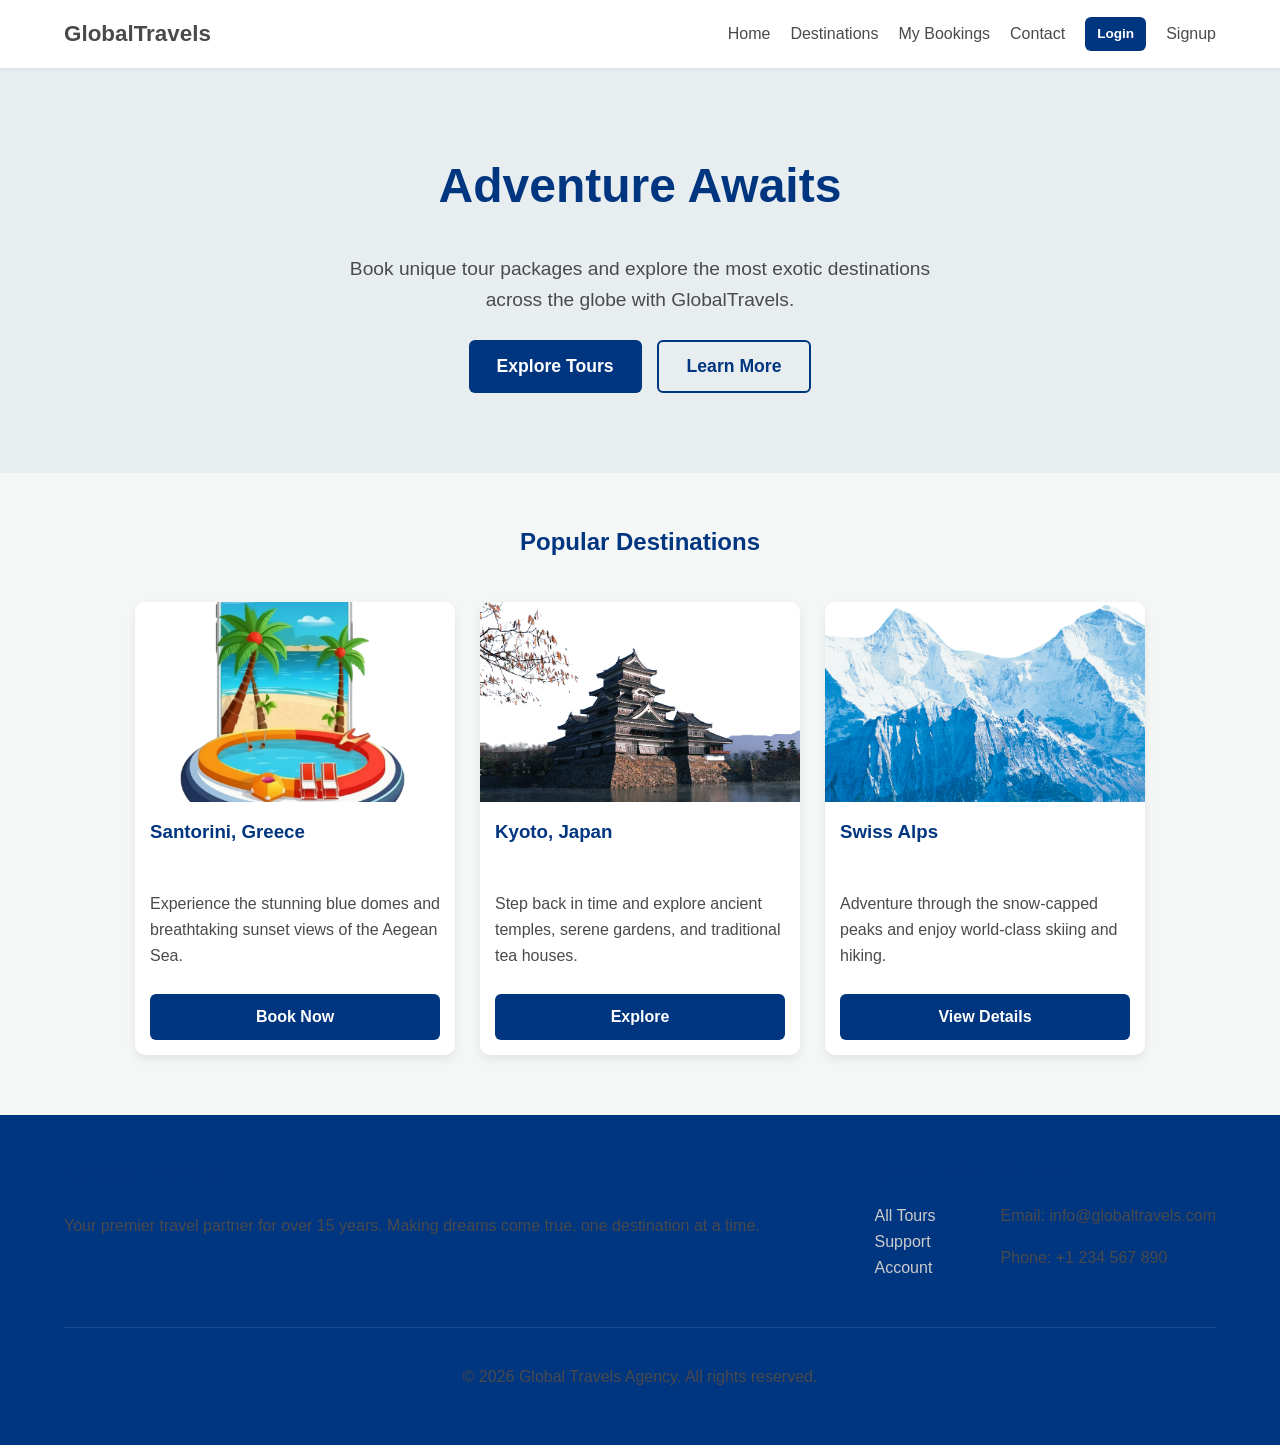
<file: index.html>
<!DOCTYPE html>
<html lang="en">
<head>
    <meta charset="UTF-8">
    <meta name="viewport" content="width=device-width, initial-scale=1.0">
    <title>Global Travels | Explore the World</title>
    <link rel="stylesheet" href="cssFile/globalStyles.css">
</head>
<body>

    <nav>
        <a href="index.html">GlobalTravels</a>
        
        <button class="menu-toggle" onclick="toggleMenu()">
            <span style="width: 25px; height: 3px; background: var(--brand-primary-color); display: block;"></span>
            <span style="width: 25px; height: 3px; background: var(--brand-primary-color); display: block; margin: 4px 0;"></span>
            <span style="width: 25px; height: 3px; background: var(--brand-primary-color); display: block;"></span>
        </button>

        <ul id="nav-menu">
            <li><a href="index.html">Home</a></li>
            <li><a href="pages/services.html">Destinations</a></li>
            <li><a href="pages/dashboard.html">My Bookings</a></li>
            <li><a href="pages/contact.html">Contact</a></li>
            <li><a href="pages/login.html" class="link-button sm-button">Login</a></li>
            <li><a href="pages/signup.html">Signup</a></li>
        </ul>
    </nav>

    <header style="display: flex; flex-direction: column; align-items: center; justify-content: center; text-align: center; padding: 80px 20px; background: linear-gradient(rgba(0,53,128,0.05), rgba(0,53,128,0.05));">
        <h1 style="font-size: 3rem; margin-bottom: 10px;">Adventure Awaits</h1>
        <p style="font-size: 1.2rem; max-width: 600px; margin-bottom: 25px;">Book unique tour packages and explore the most exotic destinations across the globe with GlobalTravels.</p>
        <div style="display: flex; gap: 15px;">
            <button class="lg-button">Explore Tours</button>
            <button class="lg-button border-button">Learn More</button>
        </div>
    </header>

    <section>
        <h2 style="text-align: center; margin-top: 50px;">Popular Destinations</h2>
        <div class="card-container">
            
            <div class="card">
                <img src="sources/DestinationOne.PNG.png" alt="Destination One" style="height: 200px; object-fit: cover;">
                <div class="card-content">
                    <h3>Santorini, Greece</h3>
                    <p>Experience the stunning blue domes and breathtaking sunset views of the Aegean Sea.</p>
                    <a href="pages/services.html" class="link-button">Book Now</a>
                </div>
            </div>

            <div class="card">
                <img src="sources/DestinationTwo.PNG.png" alt="Destination Two" style="height: 200px; object-fit: cover;">
                <div class="card-content">
                    <h3>Kyoto, Japan</h3>
                    <p>Step back in time and explore ancient temples, serene gardens, and traditional tea houses.</p>
                    <a href="pages/services.html" class="link-button">Explore</a>
                </div>
            </div>

            <div class="card">
                <img src="sources/DestinationThree.PNG.png" alt="Destination Three" style="height: 200px; object-fit: cover;">
                <div class="card-content">
                    <h3>Swiss Alps</h3>
                    <p>Adventure through the snow-capped peaks and enjoy world-class skiing and hiking.</p>
                    <a href="pages/services.html" class="link-button">View Details</a>
                </div>
            </div>

        </div>
    </section>

    <footer>
        <div class="footer-container">
            <div style="flex: 2;">
                <h2>GlobalTravels</h2>
                <p>Your premier travel partner for over 15 years. Making dreams come true, one destination at a time.</p>
            </div>
            <div>
                <h3>Quick Links</h3>
                <a href="pages/services.html">All Tours</a><br>
                <a href="pages/contact.html">Support</a><br>
                <a href="pages/dashboard.html">Account</a>
            </div>
            <div>
                <h3>Contact</h3>
                <p>Email: info@globaltravels.com</p>
                <p>Phone: +1 234 567 890</p>
            </div>
        </div>
        <div style="text-align: center; margin-top: 40px; padding-top: 20px; border-top: 1px solid rgba(255,255,255,0.1);">
            <p>&copy; 2026 Global Travels Agency. All rights reserved.</p>
        </div>
    </footer>

    <script src="jsFile/jsFunctions.js"></script>
</body>
</html>
</file>
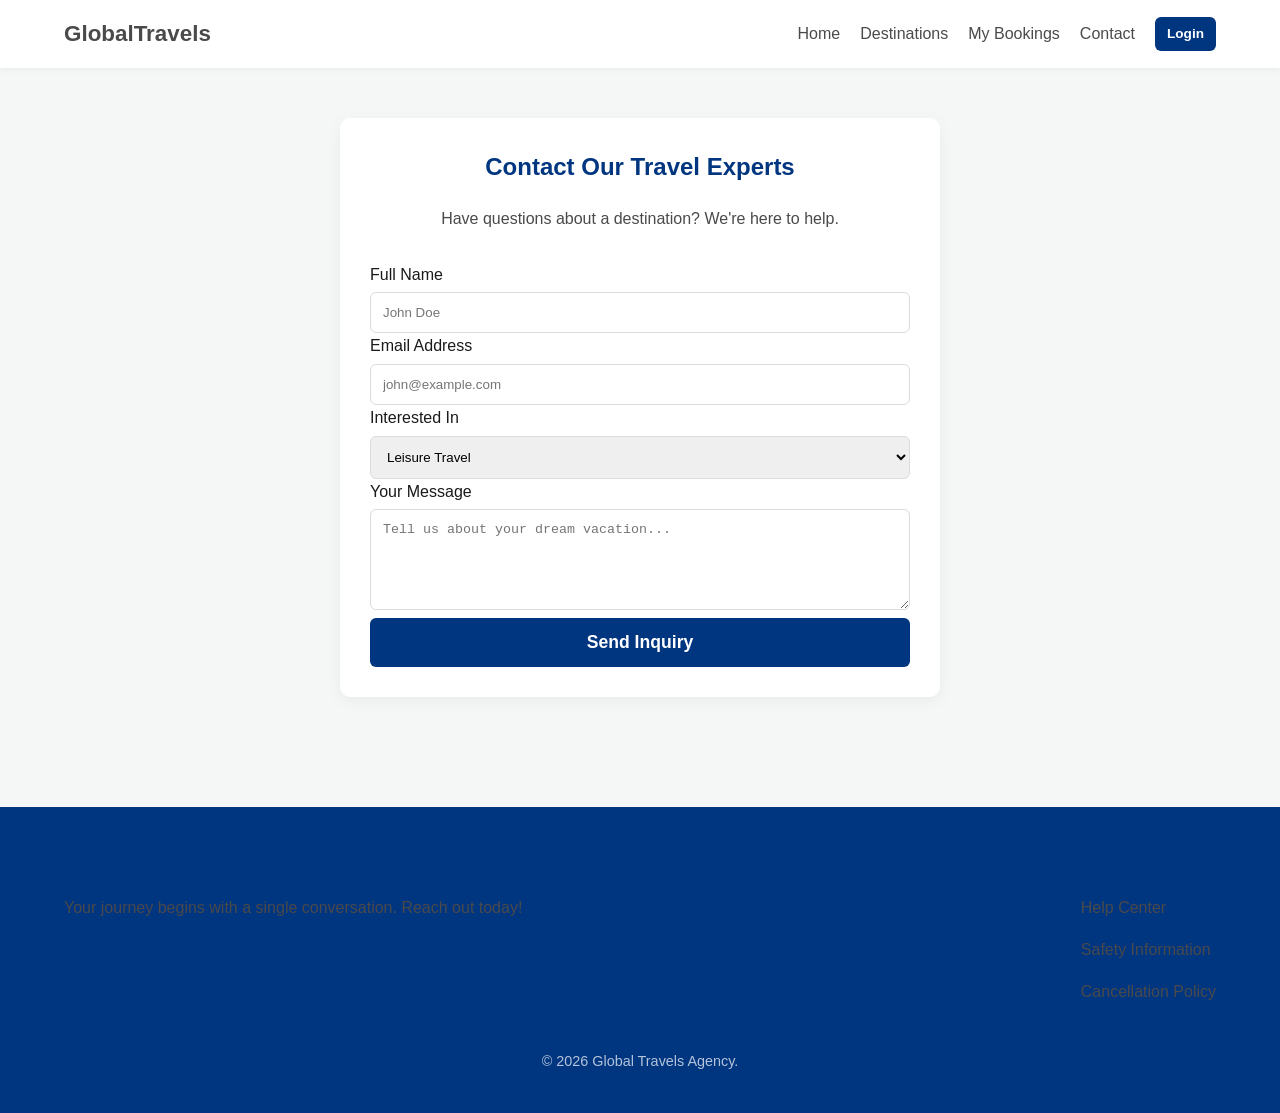
<file: pages/contact.html>
<!DOCTYPE html>
<html lang="en">
<head>
    <meta charset="UTF-8">
    <meta name="viewport" content="width=device-width, initial-scale=1.0">
    <title>Contact Us | GlobalTravels</title>
    <link rel="stylesheet" href="../cssFile/globalStyles.css">
</head>
<body>

    <nav>
        <a href="../index.html">GlobalTravels</a>
        <button class="menu-toggle" onclick="toggleMenu()">
            <span style="width: 25px; height: 3px; background: var(--brand-primary-color); display: block;"></span>
            <span style="width: 25px; height: 3px; background: var(--brand-primary-color); display: block; margin: 4px 0;"></span>
            <span style="width: 25px; height: 3px; background: var(--brand-primary-color); display: block;"></span>
        </button>
        <ul id="nav-menu">
            <li><a href="../index.html">Home</a></li>
            <li><a href="services.html">Destinations</a></li>
            <li><a href="dashboard.html">My Bookings</a></li>
            <li><a href="contact.html">Contact</a></li>
            <li><a href="login.html" class="link-button sm-button">Login</a></li>
        </ul>
    </nav>

    <main class="form-container">
        <form id="contactForm" style="max-width: 600px;">
            <div style="text-align: center; margin-bottom: 30px;">
                <h2>Contact Our Travel Experts</h2>
                <p>Have questions about a destination? We're here to help.</p>
            </div>

            <div>
                <label for="userName">Full Name</label>
                <input type="text" id="userName" placeholder="John Doe" required>
            </div>

            <div>
                <label for="userEmail">Email Address</label>
                <input type="email" id="userEmail" placeholder="john@example.com" required>
            </div>

            <div>
                <label for="tripType">Interested In</label>
                <select id="tripType">
                    <option value="leisure">Leisure Travel</option>
                    <option value="adventure">Adventure Tours</option>
                    <option value="business">Business Trip</option>
                    <option value="honeymoon">Honeymoon Package</option>
                </select>
            </div>

            <div>
                <label for="userMessage">Your Message</label>
                <textarea id="userMessage" rows="5" placeholder="Tell us about your dream vacation..."></textarea>
            </div>

            <button type="submit" class="lg-button" style="width: 100%;">Send Inquiry</button>
        </form>
    </main>

    <footer>
        <div class="footer-container">
            <div>
                <h3>GlobalTravels</h3>
                <p>Your journey begins with a single conversation. Reach out today!</p>
            </div>
            <div>
                <h3>Support</h3>
                <p>Help Center</p>
                <p>Safety Information</p>
                <p>Cancellation Policy</p>
            </div>
        </div>
        <div style="text-align: center; margin-top: 30px; opacity: 0.7; font-size: 0.9rem;">
            &copy; 2026 Global Travels Agency.
        </div>
    </footer>

    <script src="../jsFile/jsFunctions.js"></script>
</body>
</html>
</file>
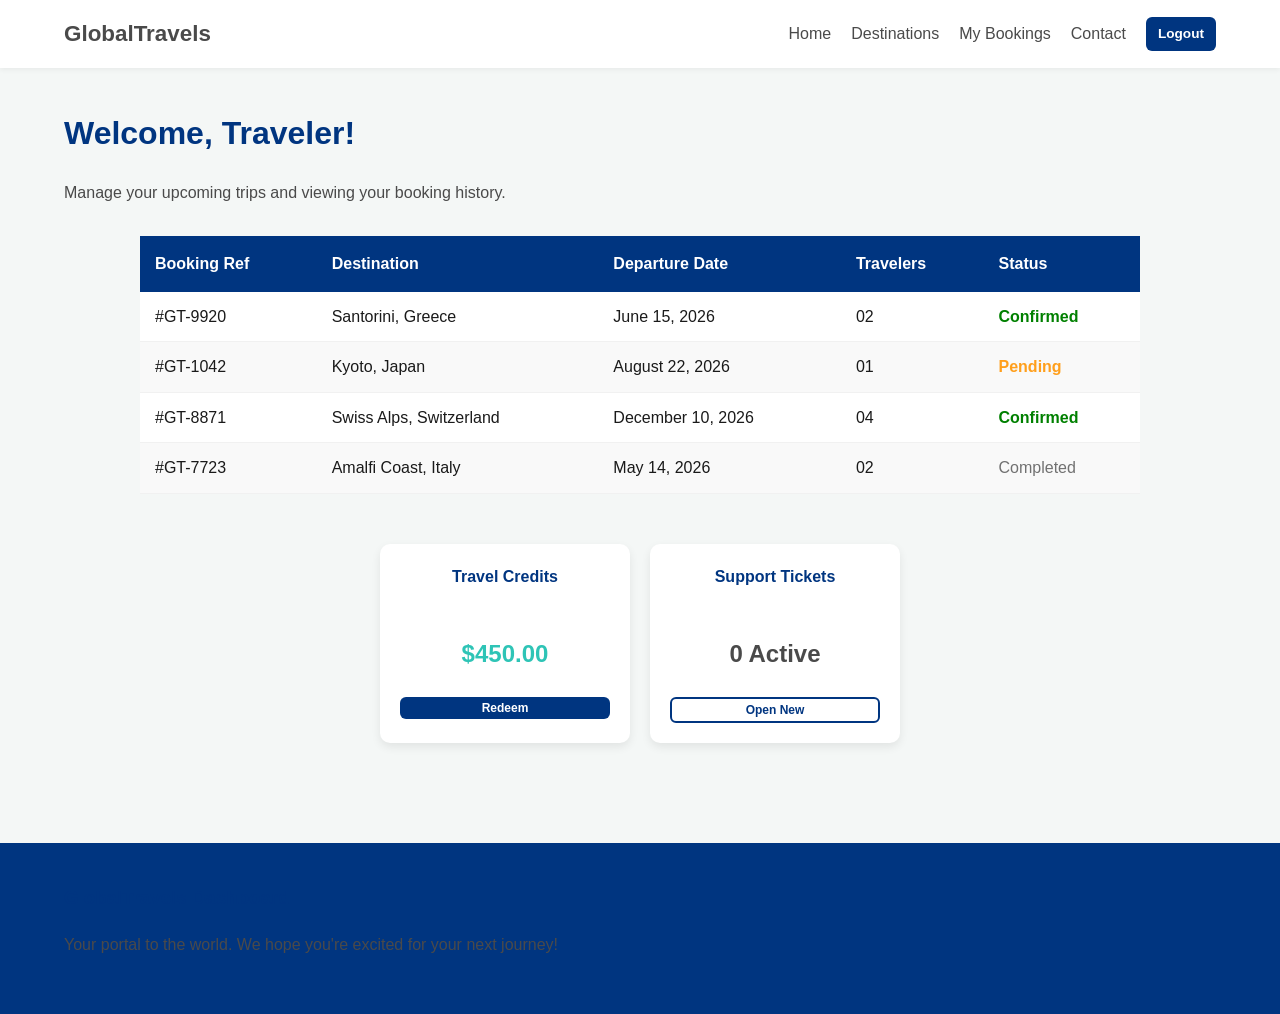
<file: pages/dashboard.html>
<!DOCTYPE html>
<html lang="en">
<head>
    <meta charset="UTF-8">
    <meta name="viewport" content="width=device-width, initial-scale=1.0">
    <title>My Dashboard | GlobalTravels</title>
    <link rel="stylesheet" href="../cssFile/globalStyles.css">
</head>
<body>

    <nav>
        <a href="../index.html">GlobalTravels</a>
        <button class="menu-toggle" onclick="toggleMenu()">
            <span style="width: 25px; height: 3px; background: var(--brand-primary-color); display: block;"></span>
            <span style="width: 25px; height: 3px; background: var(--brand-primary-color); display: block; margin: 4px 0;"></span>
            <span style="width: 25px; height: 3px; background: var(--brand-primary-color); display: block;"></span>
        </button>
        <ul id="nav-menu">
            <li><a href="../index.html">Home</a></li>
            <li><a href="services.html">Destinations</a></li>
            <li><a href="dashboard.html">My Bookings</a></li>
            <li><a href="contact.html">Contact</a></li>
            <li><a href="login.html" class="link-button sm-button">Logout</a></li>
        </ul>
    </nav>

    <main style="padding: 40px 5%;">
        <div style="margin-bottom: 30px;">
            <h1>Welcome, Traveler!</h1>
            <p>Manage your upcoming trips and viewing your booking history.</p>
        </div>

        <div class="table-container" style="max-width: 1000px; min-width: 600px; margin: 0 auto;">
            <table>
                <thead>
                    <tr>
                        <th>Booking Ref</th>
                        <th>Destination</th>
                        <th>Departure Date</th>
                        <th>Travelers</th>
                        <th>Status</th>
                    </tr>
                </thead>
                <tbody>
                    <tr>
                        <td>#GT-9920</td>
                        <td>Santorini, Greece</td>
                        <td>June 15, 2026</td>
                        <td>02</td>
                        <td style="color: green; font-weight: bold;">Confirmed</td>
                    </tr>
                    <tr>
                        <td>#GT-1042</td>
                        <td>Kyoto, Japan</td>
                        <td>August 22, 2026</td>
                        <td>01</td>
                        <td style="color: var(--brand-third-color); font-weight: bold;">Pending</td>
                    </tr>
                    <tr>
                        <td>#GT-8871</td>
                        <td>Swiss Alps, Switzerland</td>
                        <td>December 10, 2026</td>
                        <td>04</td>
                        <td style="color: green; font-weight: bold;">Confirmed</td>
                    </tr>
                    <tr>
                        <td>#GT-7723</td>
                        <td>Amalfi Coast, Italy</td>
                        <td>May 14, 2026</td>
                        <td>02</td>
                        <td style="color: var(--text-muted-color);">Completed</td>
                    </tr>
                </tbody>
            </table>
        </div>

        <div style="display: flex; gap: 20px; justify-content: center; margin-top: 50px;">
            <div class="card" style="width: 250px; padding: 20px; text-align: center;">
                <h4>Travel Credits</h4>
                <p style="font-size: 1.5rem; font-weight: bold; color: var(--brand-fourth-color);">$450.00</p>
                <button class="tiny-button">Redeem</button>
            </div>
            <div class="card" style="width: 250px; padding: 20px; text-align: center;">
                <h4>Support Tickets</h4>
                <p style="font-size: 1.5rem; font-weight: bold;">0 Active</p>
                <button class="tiny-button border-button">Open New</button>
            </div>
        </div>
    </main>

    <footer>
        <div class="footer-container">
            <div>
                <h3>GlobalTravels Dashboard</h3>
                <p>Your portal to the world. We hope you're excited for your next journey!</p>
            </div>
        </div>
    </footer>

    <script src="../jsFile/jsFunctions.js"></script>
</body>
</html>
</file>
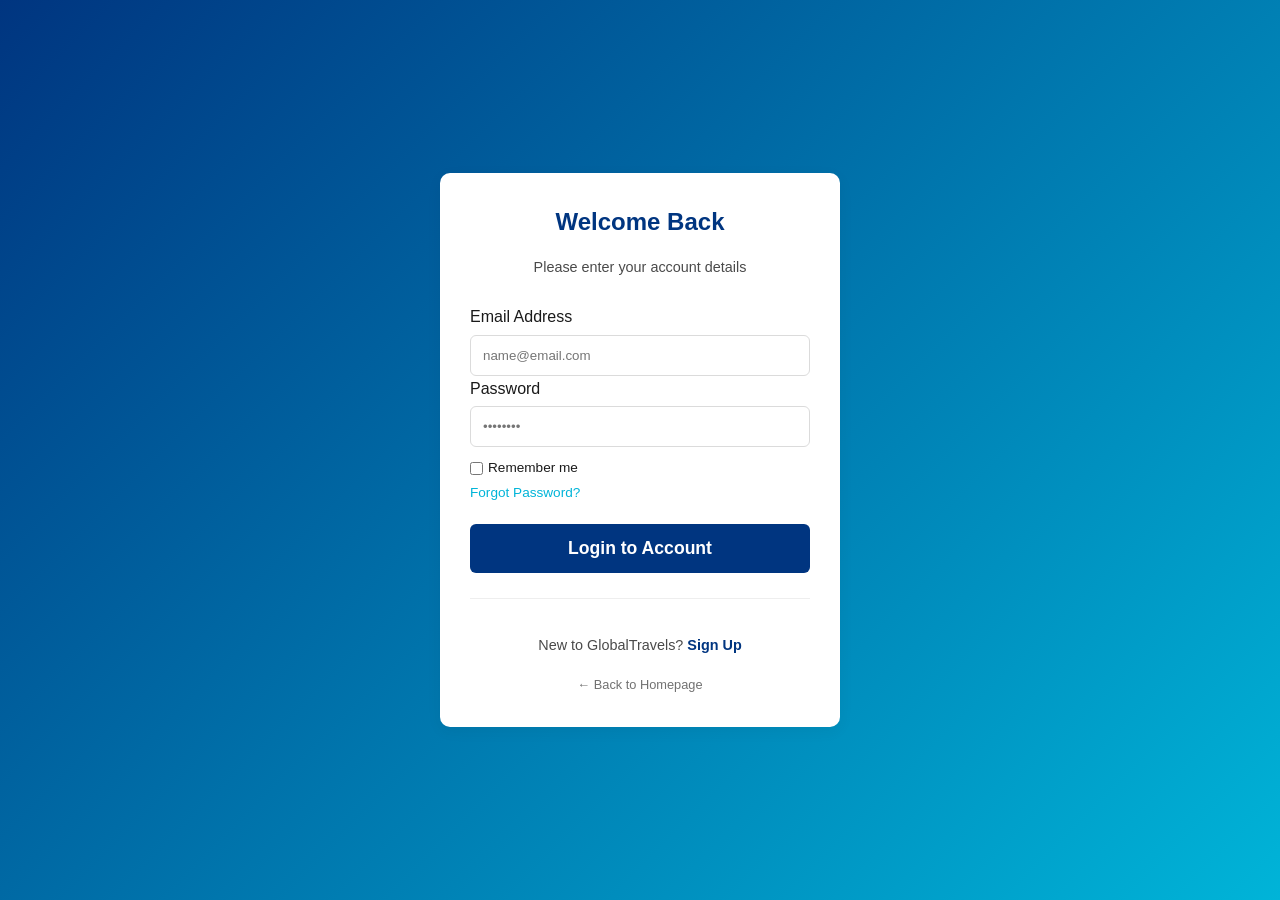
<file: pages/login.html>
<!DOCTYPE html>
<html lang="en">
<head>
    <meta charset="UTF-8">
    <meta name="viewport" content="width=device-width, initial-scale=1.0">
    <title>Login | GlobalTravels</title>
    <link rel="stylesheet" href="../cssFile/globalStyles.css">
</head>
<body style="background: linear-gradient(135deg, #003580 0%, #00b4d8 100%); min-height: 100vh; display: flex; align-items: center; justify-content: center;">

    <main class="form-container" style="padding: 0; width: 100%;">
        <form style="max-width: 400px; margin: auto;">
            <div style="text-align: center; margin-bottom: 25px;">
                <h2 style="margin-bottom: 5px;">Welcome Back</h2>
                <p style="font-size: 0.9rem;">Please enter your account details</p>
            </div>

            <div>
                <label for="loginEmail">Email Address</label>
                <input type="email" id="loginEmail" placeholder="name@email.com" required>
            </div>

            <div>
                <label for="loginPass">Password</label>
                <input type="password" id="loginPass" placeholder="••••••••" required>
            </div>

            <div style="flex-direction: row; justify-content: space-between; align-items: center; margin-top: 10px;">
                <label style="font-size: 0.85rem; display: flex; align-items: center; gap: 5px;">
                    <input type="checkbox" style="width: auto; margin: 0;"> Remember me
                </label>
                <a href="#" style="font-size: 0.85rem; color: var(--brand-secondary-color); text-decoration: none;">Forgot Password?</a>
            </div>

            <button type="submit" class="lg-button" style="width: 100%; margin-top: 20px;">Login to Account</button>

            <div style="text-align: center; margin-top: 25px; border-top: 1px solid var(--border-secondary-color); padding-top: 20px;">
                <p style="font-size: 0.9rem;">New to GlobalTravels? 
                    <a href="signup.html" style="color: var(--brand-primary-color); font-weight: bold; text-decoration: none;">Sign Up</a>
                </p>
                <a href="../index.html" style="font-size: 0.8rem; color: var(--text-muted-color); text-decoration: none;">&larr; Back to Homepage</a>
            </div>
        </form>
    </main>

    <script src="../jsFile/jsFunctions.js"></script>
</body>
</html>
</file>
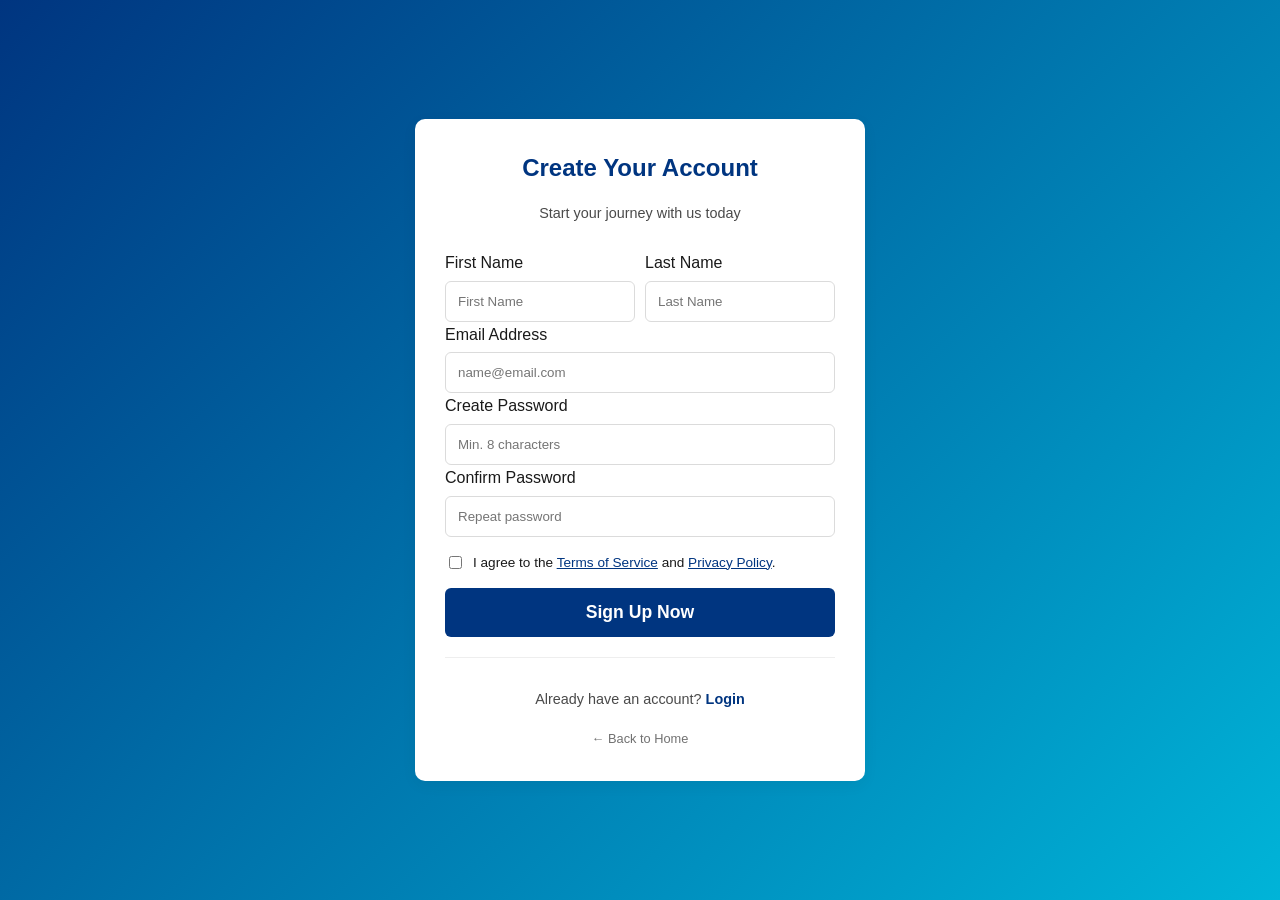
<file: pages/signup.html>
<!DOCTYPE html>
<html lang="en">
<head>
    <meta charset="UTF-8">
    <meta name="viewport" content="width=device-width, initial-scale=1.0">
    <title>Join GlobalTravels | Create Account</title>
    <link rel="stylesheet" href="../cssFile/globalStyles.css">
</head>
<body style="background: linear-gradient(135deg, #003580 0%, #00b4d8 100%); min-height: 100vh; display: flex; align-items: center; justify-content: center; padding: 20px 0;">

    <main class="form-container" style="padding: 0; width: 100%;">
        <form style="max-width: 450px; margin: auto;">
            <div style="text-align: center; margin-bottom: 25px;">
                <h2 style="margin-bottom: 5px;">Create Your Account</h2>
                <p style="font-size: 0.9rem;">Start your journey with us today</p>
            </div>

            <div style="display: flex; gap: 10px;">
                <div style="flex: 1;">
                    <label for="fName">First Name</label>
                    <input type="text" id="fName" placeholder="First Name" required>
                </div>
                <div style="flex: 1;">
                    <label for="lName">Last Name</label>
                    <input type="text" id="lName" placeholder="Last Name" required>
                </div>
            </div>

            <div>
                <label for="regEmail">Email Address</label>
                <input type="email" id="regEmail" placeholder="name@email.com" required>
            </div>

            <div>
                <label for="regPass">Create Password</label>
                <input type="password" id="regPass" placeholder="Min. 8 characters" required>
            </div>

            <div>
                <label for="confirmPass">Confirm Password</label>
                <input type="password" id="confirmPass" placeholder="Repeat password" required>
            </div>

            <div style="margin: 15px 0;">
                <label style="font-size: 0.85rem; display: flex; align-items: flex-start; gap: 8px;">
                    <input type="checkbox" style="width: auto; margin-top: 4px;" required>
                    <span>I agree to the <a href="#" style="color: var(--brand-primary-color);">Terms of Service</a> and <a href="#" style="color: var(--brand-primary-color);">Privacy Policy</a>.</span>
                </label>
            </div>

            <button type="submit" class="lg-button" style="width: 100%;">Sign Up Now</button>

            <div style="text-align: center; margin-top: 20px; border-top: 1px solid var(--border-secondary-color); padding-top: 15px;">
                <p style="font-size: 0.9rem;">Already have an account? 
                    <a href="login.html" style="color: var(--brand-primary-color); font-weight: bold; text-decoration: none;">Login</a>
                </p>
                <a href="../index.html" style="font-size: 0.8rem; color: var(--text-muted-color); text-decoration: none;">&larr; Back to Home</a>
            </div>
        </form>
    </main>

    <script src="../jsFile/jsFunctions.js"></script>
</body>
</html>
</file>
<file: cssFile/globalStyles.css>
/* =========================================================
   DESIGN SYSTEM
========================================================= */
:root {
  --brand-primary-color: #003580;
  --brand-secondary-color: #00b4d8;
  --brand-third-color: #ff9f1c;
  --brand-fourth-color: #2ec4b6;
  --brand-accent-color: #e71d36;

  --bg-main: #f4f7f6;
  --bg-card: #ffffff;

  --text-primary-color: #1a1a1a;
  --text-secondary-color: #4a4a4a;
  --text-muted-color: #717171;
  --text-focus-color: #003580;
  --text-highlighted-color: #ff9f1c;

  --border-primary-color: #dbdbdb;
  --border-secondary-color: #eeeeee;
  --border-muted-color: #f1f1f1;
  --border-focus-color: #00b4d8;
  --border-highlighted-color: #ff9f1c;

  --radius-sm: 6px;
  --radius-md: 10px;

  --transition: 0.3s ease;
}

/* =========================================================
   GLOBAL BASE
========================================================= */
* {
  box-sizing: border-box;
}

body {
  margin: 0;
  font-family: 'Segoe UI', Tahoma, Geneva, Verdana, sans-serif;
  background: var(--bg-main);
  color: var(--text-primary-color);
  line-height: 1.6;
}

h1, h2, h3, h4 {
  margin-top: 0;
  color: var(--brand-primary-color);
}

p {
  color: var(--text-secondary-color);
}

/* =========================================================
   GLOBAL BUTTON SYSTEM
========================================================= */
button, .link-button { 
  display: inline-flex;
  align-items: center;
  justify-content: center;
  padding: 10px 20px;
  border-radius: var(--radius-sm);
  border: none;
  cursor: pointer;
  font-weight: 600;
  transition: var(--transition);
  text-decoration: none;
  background-color: var(--brand-primary-color);
  color: white;
}

button:hover, .link-button:hover { 
  background-color: var(--brand-secondary-color);
  transform: translateY(-1px);
}

/* Button Sizes & Variants */
.lg-button {
  padding: 14px 28px;
  font-size: 1.1rem;
}

.sm-button {
  padding: 6px 12px;
  font-size: 0.85rem;
}

.tiny-button {
  padding: 4px 8px;
  font-size: 0.75rem;
}

.border-button {
  background: transparent;
  border: 2px solid var(--brand-primary-color);
  color: var(--brand-primary-color);
}

/* =========================================================
  NAVBAR (RESPONSIVE FLEX)
========================================================= */
nav {
  display: flex;
  justify-content: space-between;
  align-items: center;
  padding: 1rem 5%;
  background: var(--bg-card);
  box-shadow: 0 2px 5px rgba(0,0,0,0.05);
}

nav > a {
  font-size: 1.4rem;
  font-weight: bold;
  text-decoration: none;
  color: var(--brand-primary-color);
}

nav ul {
  display: flex;
  list-style: none;
  gap: 20px;
  margin: 0;
  padding: 0;
  align-items: center;
}

nav a {
  text-decoration: none;
  color: var(--text-secondary-color);
  transition: var(--transition);
}

nav a:hover {
  color: var(--brand-secondary-color);
}

.menu-toggle {
  display: none;
  flex-direction: column;
  gap: 4px;
}

/* Mobile Nav Query */
@media (max-width: 768px) {
  .menu-toggle { display: flex; }
  nav ul {
    display: none;
    flex-direction: column;
    position: absolute;
    top: 60px;
    left: 0;
    width: 100%;
    background: white;
    padding: 20px;
    z-index: 100;
  }
  nav ul.open { display: flex; }
}

/* =========================================================
   CARD SYSTEM (CENTER ALIGNED)
========================================================= */
.card-container {
  display: flex;              
  flex-wrap: wrap;            
  justify-content: center;    
  gap: 25px;              
  margin: 40px 10px;
}

.card {
  display: flex;             
  flex-direction: column;      
  width: 320px;
  background: var(--bg-card);
  border-radius: var(--radius-md);
  box-shadow: 0 4px 10px rgba(0,0,0,0.08);
  overflow: hidden;
  transition: var(--transition);
}

.card:hover {
  transform: translateY(-5px);
}

.card-content {
  padding: 15px;
  display: flex;
  flex-direction: column;
  gap: 10px;
}

/* =========================================================
   FORM SYSTEM
========================================================= */
.form-container {
  display: flex;
  justify-content: center;
  padding: 50px 20px;
}

form {
  background: white;
  padding: 30px;
  border-radius: var(--radius-md);
  box-shadow: 0 4px 15px rgba(0,0,0,0.05);
  width: 100%;
}

input, select, textarea {
  width: 100%;
  padding: 12px;
  border: 1px solid var(--border-primary-color);
  border-radius: var(--radius-sm);
  margin-top: 5px;
}

input:focus, textarea:focus {
  outline: none;
  border-color: var(--brand-secondary-color);
}

/* =========================================================
   TABLE SYSTEM
========================================================= */
.table-container {
  width: 100%;
  overflow-x: auto;
  margin: 20px 0;
}

table {
  width: 100%; /* Required 100% width */
  border-collapse: collapse;
  background: var(--bg-card);
}

table th {
  background: var(--brand-primary-color);
  color: white;
  padding: 15px;
  text-align: left;
}

table td {
  padding: 12px 15px;
  border-bottom: 1px solid var(--border-muted-color);
}

/* Alternating Row Colors */
table tbody tr:nth-child(odd) {
  background-color: #ffffff;
}

table tbody tr:nth-child(even) {
  background-color: #f9f9f9;
}

/* Hover Row Color Change */
table tbody tr:hover {
  background-color: #f0faff;
}

/* =========================================================
   FOOTER SYSTEM
========================================================= */
footer {
  background: var(--brand-primary-color);
  color: white;
  padding: 40px 5%;
  margin-top: 60px;
}

.footer-container {
  display: flex;
  flex-wrap: wrap;
  justify-content: space-between;
  gap: 20px;
}

footer a {
  color: #ccc;
  text-decoration: none;
}

footer a:hover {
  color: var(--brand-third-color);
}
</file>
